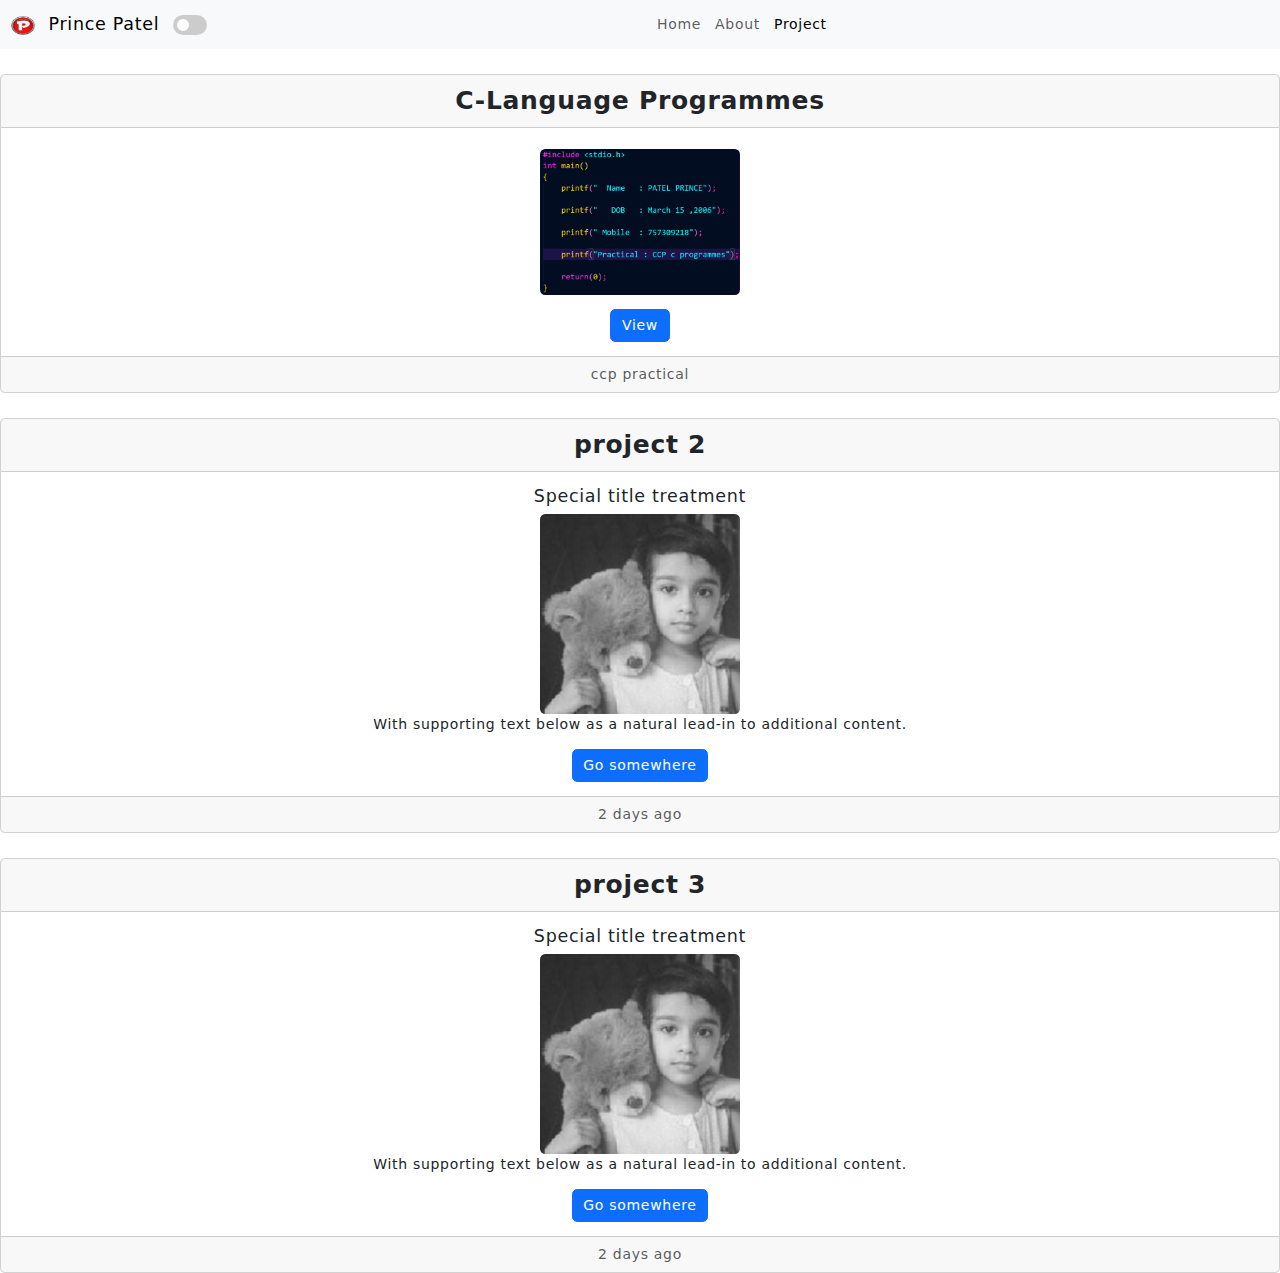
<file: Project.html>
<!DOCTYPE html>
<html lang="en">
<head>
    <meta charset="UTF-8">
    <meta name="viewport" content="width=device-width, initial-scale=1.0">
    <title>Prince Patel</title>
    <link rel="stylesheet" href="styles.css">
    <link href="https://stackpath.bootstrapcdn.com/bootstrap/5.1.3/css/bootstrap.min.css" rel="stylesheet">
    <link href="https://cdn.jsdelivr.net/npm/bootstrap@5.3.3/dist/css/bootstrap.min.css" rel="stylesheet" integrity="sha384-QWTKZyjpPEjISv5WaRU9OFeRpok6YctnYmDr5pNlyT2bRjXh0JMhjY6hW+ALEwIH" crossorigin="anonymous">
<script src="https://cdn.jsdelivr.net/npm/bootstrap@5.3.3/dist/js/bootstrap.bundle.min.js" integrity="sha384-YvpcrYf0tY3lHB60NNkmXc5s9fDVZLESaAA55NDzOxhy9GkcIdslK1eN7N6jIeHz" crossorigin="anonymous"></script>
</head>
<body>
    <nav class="navbar navbar-expand-lg navbar-light-mode">
        <div class="container-fluid">
            <a class="navbar-brand" href="index.html">
                <img src="src/p-icon.png" alt="Bootstrap" width="24" height="19">
              </a>
            <a class="navbar-brand" href="index.html">Prince Patel</a>
            <div class="d-flex ms-auto align-items-center">
                <label class="switch me-2">
                    <input type="checkbox" id="darkModeToggle">
                    <span class="slider round"></span>
                </label>
                <button class="navbar-toggler" type="button" data-bs-toggle="collapse" data-bs-target="#navbarNav" aria-controls="navbarNav" aria-expanded="false" aria-label="Toggle navigation">
                    <span class="navbar-toggler-icon"></span>
                </button>
            </div>
            <div class="collapse navbar-collapse" id="navbarNav">
                <ul class="navbar-nav ms-auto mb-2 mb-lg-0">
                    <li class="nav-item">
                        <a class="nav-link" href="index.html">Home</a>
                    </li>
                    
                    <li class="nav-item">
                        <a class="nav-link" href="about.html">About</a>
                    </li>
                    <li class="nav-item">
                        <a class="nav-link active" aria-current="page" href="Project.html">Project</a>
                    </li>
                </ul>
            </div>
        </div>
    </nav>



<div class="pjspace1">
    <div class="card text-center">
        <div class="card-header">
        <h class="pjtext">C-Language Programmes</h>  
        </div>
        <div class="card-body">
          <h5 class="card-title"></h5>
          <div class="text-center">
            <img src="src/squareimg1.png" class="rounded" alt="..." id="pjimg" style="width: 200px; height: auto;" >
          </div>
          <p class="card-text"></p>
          <a href="https://drive.google.com/drive/folders/1fewmOkwPR5GAm5eSyCJWbMiMk6f4j5l6?usp=drive_link" class="btn btn-primary">View</a>
        </div>
        <div class="card-footer text-body-secondary">
          ccp practical
        </div>
      </div>
    </div>


    <div class="pjspace1">
        <div class="card text-center">
            <div class="card-header">
              <h class="pjtext">project 2</h>
            </div>
            <div class="card-body">
              <h5 class="card-title">Special title treatment</h5>
              <div class="text-center">
                <img src="src/squareimg.png" class="rounded" alt="..." id="pjimg" style="width: 200px; height: auto;" >
              </div>
              <p class="card-text">With supporting text below as a natural lead-in to additional content.</p>
              <a href="#" class="btn btn-primary">Go somewhere</a>
            </div>
            <div class="card-footer text-body-secondary">
              2 days ago
            </div>
          </div>
        </div>


        
    <div class="pjspace1">
        <div class="card text-center">
            <div class="card-header">
              <h class="pjtext">project 3</h>
            </div>
            <div class="card-body">
              <h5 class="card-title">Special title treatment</h5>
              <div class="text-center">
                <img src="src/squareimg.png" class="rounded" alt="..." id="pjimg" style="width: 200px; height: auto;" >
              </div>
              <p class="card-text">With supporting text below as a natural lead-in to additional content.</p>
              <a href="#" class="btn btn-primary">Go somewhere</a>
            </div>
            <div class="card-footer text-body-secondary">
              2 days ago
            </div>
          </div>
        </div>


























<script src="script.js"></script>
    <script src="https://code.jquery.com/jquery-3.6.0.min.js"></script>
    <script src="https://cdn.jsdelivr.net/npm/@popperjs/core@2.10.2/dist/umd/popper.min.js"></script>
    <script src="https://stackpath.bootstrapcdn.com/bootstrap/5.1.3/js/bootstrap.min.js"></script>
    <script>
        const darkModeToggle = document.getElementById('darkModeToggle');
        darkModeToggle.addEventListener('change', () => {
            document.body.classList.toggle('dark-mode');
            document.querySelector('.navbar').classList.toggle('navbar-dark-mode');
            document.querySelector('.navbar').classList.toggle('navbar-light-mode');
        });
    </script>
</body>
</html>
</file>
<file: styles.css>
@import url('https://fonts.googleapis.com/css?family=Raleway&display=swap');
body.dark-mode {
  background-color: #252323;
  color: #f0e8e8;
}

.indexbody{

  background-color: #000000;
  color:white;
}
.navbar-light-mode {
  background-color: #f8f9fa;
}
.navbar-dark-mode {
  background-color: #333;
}
.navbar-dark-mode .nav-link,
.navbar-dark-mode .navbar-brand {
  color: #ffffff !important;
}
/* Toggle Switch */
.switch {
  position: relative;
  display: inline-block;
  width: 34px;
  height: 20px;
}
.switch input {
  opacity: 0;
  width: 0;
  height: 0;
}
.slider {
  position: absolute;
  cursor: pointer;
  top: 0;
  left: 0;
  right: 0;
  bottom: 0;
  background-color: #ccc;
  transition: .4s;
}
.slider:before {
  position: absolute;
  content: "";
  height: 12px;
  width: 12px;
  left: 4px;
  bottom: 4px;
  background-color: white;
  transition: .4s;
}
input:checked + .slider {
  background-color: #2196F3;
}
input:checked + .slider:before {
  transform: translateX(14px);
}
.slider.round {
  border-radius: 20px;
}
.slider.round:before {
  border-radius: 50%;
}
.navbar-nav {
  margin-right: auto;
}
/* Dark mode styles */
  .navbar-dark-mode .navbar-toggler {
  border-color: #ffffff; 
  background-color: #d3d2d2b0; 
} 

/* .navbar-dark-mode .navbar-toggler-icon {
  background-image: url('data:image/svg+xml;base64,....'); 
}  */


@import url('https://fonts.googleapis.com/css?family=Montserrat');

* {
  margin: 0;
  padding: 0;
  box-sizing: border-box;
}

.container {
  height: 100vh;
  display: flex;
  justify-content: center;
  align-items: center;
}
.container p {
  font-size: 3rem;
  padding: 0.5rem;
  font-weight: bold;
  letter-spacing: 0.1rem;
  text-align: center;
  overflow: hidden;
}
.container p span.typed-text {
  font-weight: normal;
  color: #00fceb;
}
.container p span.cursor {
  display: inline-block;
  background-color: #ccc;
  margin-left: 0.1rem;
  width: 3px;
  animation: blink 1s infinite;
}
.container p span.cursor.typing {
  animation: none;
}
@keyframes blink {
  0%  { background-color: #ccc; }
  49% { background-color: #ccc; }
  50% { background-color: transparent; }
  99% { background-color: transparent; }
  100%  { background-color: #ccc; }
}

.bgimg {
  position: fixed;
  top: 0;
  left: 0;
  width: 100%;
  height: 100vh; /* Full viewport height */
  background-image: url('src/bgimg2.jpg');
  background-size: cover;
  background-position: center;
  opacity: 1; /* Adjust opacity as needed */
  z-index: -2; /* Behind other content */
}

.pjspace1{
  margin-top: 25px;
}
.pjtext{
  font-weight: 800;
  font-size: 25px;
}


html {
  font-size: 14px;
} 
/*
body {

font-family: 'Montserrat', sans-serif;

}

.header2 {
  margin: 5%;
  text-align: center;
  font-size: 4rem;
  font-weight: 100;
}

.header1 {
  margin: 4%;
  text-align: center;
  font-size: 2rem;
  font-weight: 10;
  top: 0;
}

.timeline {
  display: flex;
  flex-direction: column;
  margin: 10px auto;
  position: sticky;
}
.timeline__event {
  margin-bottom: 20px;
  position: relative;
  display: flex;
  margin: 20px 0;
  border-radius: 6px;
  align-self: center;
  width: 50vw;
}
.timeline__event:nth-child(2n+1) {
  flex-direction: row-reverse;
}
.timeline__event:nth-child(2n+1) .timeline__event__date {
  border-radius: 0 6px 6px 0;
}
.timeline__event:nth-child(2n+1) .timeline__event__content {
  border-radius: 6px 0 0 6px;
}
.timeline__event:nth-child(2n+1) .timeline__event__icon:before {
  content: "";
  width: 2px;
  height: 100%;
  background: #f6a4ec;
  position: absolute;
  top: 0%;
  left: 50%;
  right: auto;
  z-index: -1;
  transform: translateX(-50%);
  -webkit-animation: fillTop 2s forwards 4s ease-in-out;
          animation: fillTop 2s forwards 4s ease-in-out;
}
.timeline__event:nth-child(2n+1) .timeline__event__icon:after {
  content: "";
  width: 100%;
  height: 2px;
  background: #f6a4ec;
  position: absolute;
  right: 0;
  z-index: -1;
  top: 50%;
  left: auto;
  transform: translateY(-50%);
  -webkit-animation: fillLeft 2s forwards 4s ease-in-out;
          animation: fillLeft 2s forwards 4s ease-in-out;
}
.timeline__event__title {
  font-size: 1.2rem;
  line-height: 1.4;
  text-transform: uppercase;
  font-weight: 600;
  color: #9251ac;
  letter-spacing: 1.5px;
}
.timeline__event__content {
  padding: 20px;
  box-shadow: 0 30px 60px -12px rgba(50, 50, 93, 0.25), 0 18px 36px -18px rgba(0, 0, 0, 0.3), 0 -12px 36px -8px rgba(0, 0, 0, 0.025);
  background: #fff;
  width: calc(40vw - 84px);
  border-radius: 0 6px 6px 0;
}
.timeline__event__date {
  color: #f6a4ec;
  font-size: 1.5rem;
  font-weight: 600;
  background: #9251ac;
  display: flex;
  align-items: center;
  justify-content: center;
  white-space: nowrap;
  padding: 0 20px;
  border-radius: 6px 0 0 6px;
}
.timeline__event__icon {
  display: flex;
  align-items: center;
  justify-content: center;
  color: #9251ac;
  padding: 20px;
  align-self: center;
  margin: 0 20px;
  background: #f6a4ec;
  border-radius: 100%;
  width: 40px;
  box-shadow: 0 30px 60px -12px rgba(50, 50, 93, 0.25), 0 18px 36px -18px rgba(0, 0, 0, 0.3), 0 -12px 36px -8px rgba(0, 0, 0, 0.025);
  padding: 40px;
  height: 40px;
  position: relative;
}
.timeline__event__icon i {
  font-size: 32px;
}
.timeline__event__icon:before {
  content: "";
  width: 2px;
  height: 100%;
  background: #f6a4ec;
  position: absolute;
  top: 0%;
  z-index: -1;
  left: 50%;
  transform: translateX(-50%);
  -webkit-animation: fillTop 2s forwards 4s ease-in-out;
          animation: fillTop 2s forwards 4s ease-in-out;
}
.timeline__event__icon:after {
  content: "";
  width: 100%;
  height: 2px;
  background: #f6a4ec;
  position: absolute;
  left: 0%;
  z-index: -1;
  top: 50%;
  transform: translateY(-50%);
  -webkit-animation: fillLeftOdd 2s forwards 4s ease-in-out;
          animation: fillLeftOdd 2s forwards 4s ease-in-out;
}
.timeline__event__description {
  flex-basis: 100%;
  color: #000000;
}
.timeline__event--type2:after {
  background: #555ac0;
}
.timeline__event--type2 .timeline__event__date {
  color: #87bbfe;
  background: #555ac0;
}
.timeline__event--type2:nth-child(2n+1) .timeline__event__icon:before, .timeline__event--type2:nth-child(2n+1) .timeline__event__icon:after {
  background: #87bbfe;
}
.timeline__event--type2 .timeline__event__icon {
  background: #87bbfe;
  color: #555ac0;
}
.timeline__event--type2 .timeline__event__icon:before, .timeline__event--type2 .timeline__event__icon:after {
  background: #87bbfe;
}
.timeline__event--type2 .timeline__event__title {
  color: #555ac0;
}
.timeline__event--type3:after {
  background: #24b47e;
}
.timeline__event--type3 .timeline__event__date {
  color: #aff1b6;
  background-color: #24b47e;
}
.timeline__event--type3:nth-child(2n+1) .timeline__event__icon:before, .timeline__event--type3:nth-child(2n+1) .timeline__event__icon:after {
  background: #aff1b6;
}
.timeline__event--type3 .timeline__event__icon {
  background: #aff1b6;
  color: #24b47e;
}
.timeline__event--type3 .timeline__event__icon:before, .timeline__event--type3 .timeline__event__icon:after {
  background: #aff1b6;
}
.timeline__event--type3 .timeline__event__title {
  color: #24b47e;
}
.timeline__event:last-child .timeline__event__icon:before {
  content: none;
}

@media (max-width: 786px) {
  .timeline__event {
    flex-direction: column;
    align-self: center;
  }
  .timeline__event__content {
    width: 100%;
  }
  .timeline__event__icon {
    border-radius: 6px 6px 0 0;
    width: 100%;
    margin: 0;
    box-shadow: none;
  }
  .timeline__event__icon:before, .timeline__event__icon:after {
    display: none;
  }
  .timeline__event__date {
    border-radius: 0;
    padding: 20px;
  }
  .timeline__event:nth-child(2n+1) {
    flex-direction: column;
    align-self: center;
  }
  .timeline__event:nth-child(2n+1) .timeline__event__date {
    border-radius: 0;
    padding: 20px;
  }
  .timeline__event:nth-child(2n+1) .timeline__event__icon {
    border-radius: 6px 6px 0 0;
    margin: 0;
  }
}
@-webkit-keyframes fillLeft {
  100% {
    right: 100%;
  }
}
@keyframes fillLeft {
  100% {
    right: 100%;
  }
}
@-webkit-keyframes fillTop {
  100% {
    top: 100%;
  }
}
@keyframes fillTop {
  100% {
    top: 100%;
  }
}
@-webkit-keyframes fillLeftOdd {
  100% {
    left: 100%;
  }
}
@keyframes fillLeftOdd {
  100% {
    left: 100%;
  }
}*/



/* Fonts */
body {
  font-family: 'Open Sans', 'Helvetica Neue', Helvetica, ArialBlack, sans-serif;
  font-size: 1em;
  font-weight: 300;
  line-height: 1.5;
  letter-spacing: 0.05em;
}

/* Layout */
* {
  -webkit-box-sizing: border-box;
  -moz-box-sizing: border-box;
  box-sizing: border-box;
}

/* Styling */
.timeline {
  margin: 4em auto;
  position: relative;
  max-width: 90em;
}

.timeline:before {
  background-color: rgb(0, 0, 0);
  content: ' ';
  margin-left: -1px;
  position: absolute;
  top: 0;
  left: 4em;
  width: 3px;
  height: 74%;
}

.timeline-event {
  position: relative;
}
/* change color box */
.timeline-event:hover .timeline-event-icon {
  -webkit-transform: rotate(-45deg);
  -moz-transform: rotate(-45deg);
  -ms-transform: rotate(-45deg);
  -o-transform: rotate(-45deg);
  transform: rotate(-45deg);
  background-color: rgb(0, 238, 255);  /*ahiyathi*/
}

/* change color of patti */

.timeline-event:hover .timeline-event-thumbnail {
  -webkit-box-shadow: inset 40em 0 0 0 rgb(0, 204, 255);/*ahiyathi*/
  -moz-box-shadow: inset 40em 0 0 0 rgb(0, 204, 255); /*ahiyathi*/
  box-shadow: inset 40em 0 0 0 rgb(0, 204, 255); /*ahiyathi*/
}

.timeline-event-copy {
  padding: 2em;
  position: relative;
  top: -1.875em;
  left: 4em;
  width: 80%;
}

.timeline-event-copy h3 {
  font-size: 2.5em;
}

.timeline-event-copy h4 {
  font-size: 1.3em;
  font-weight: 800;
  margin-bottom: 1.2em;
}

.timeline-event-copy strong {
  font-size: 1.3em;
  font-weight: 800;
}

.timeline-event-copy p:not(.timeline-event-thumbnail) {
  padding-bottom: 1.2em;
}

.timeline-event-icon {
  -webkit-transition: -webkit-transform 0.2s ease-in;
  -moz-transition: -moz-transform 0.2s ease-in;
  -ms-transition: -ms-transform 0.2s ease-in;
  -o-transition: -o-transform 0.2s ease-in;
  transition: transform 0.2s ease-in;
  -webkit-transform: rotate(45deg);
  -moz-transform: rotate(45deg);
  -ms-transform: rotate(45deg);
  -o-transform: rotate(45deg);
  transform: rotate(45deg);
  background-color: rgb(255, 253, 253);
  outline: 5px solid rgb(0, 0, 0);
  display: block;
  margin: 0.5em 0.5em 0.5em -0.5em;
  position: absolute;
  top: 0;
  left: 2em;
  width: 1em;
  height: 1em;
}

.timeline-event-thumbnail {
  -webkit-transition: -webkit-box-shadow 0.5s ease-in 0.1s;
  -moz-transition: -moz-box-shadow 0.5s ease-in 0.1s;
  -ms-transition: -ms-box-shadow 0.5s ease-in 0.1s;
  -o-transition: -o-box-shadow 0.5s ease-in 0.1s;
  transition: box-shadow 0.5s ease-in 0.1s;
  color: rgb(255, 255, 255);
  font-size: 1.75em;
   background-color: rgb(0, 0, 0);
  -webkit-box-shadow: inset 0 0 0 0em #00ffff;
  -moz-box-shadow: inset 0 0 0 0em #00ffff;
  box-shadow: inset 0 0 0 0em #00ffff;
  display: inline-block;
  margin-bottom: 1.2em;
  padding: 0.25em 1em 0.2em 1em;
}











.social-container {
  /* width: 400px; */
  /* margin: 40vh auto; */
  text-align: center;
  margin-top: 20vh;
  margin-left: 20vh;
  margin-right: 20vh;
    transform: translateY(-90%);
}

.social-icons {
  padding: 0;
  list-style: none;
  margin: 1em;
}

.social-icons li {
  display: inline-block;
  margin: 0.15em;
  position: relative;
  font-size: 1.2em;
}

.social-icons i {
  color: #000000;
  position: absolute;
  top: 14px;
  left: 21.8px;
  transition: all 265ms ease-out;
}

.social-icons a {
  display: inline-block;
}

.social-icons a:before {
  content: " ";
  width: 60px;
  height: 60px;
  border-radius: 100%;
  display: block;
  background: linear-gradient(45deg, #00B5F5, #002A8F);
  transition: all 265ms ease-out;
  transform: scale(1);
  -ms-transform: scale(1);
  -webkit-transform: scale(1);
}

.social-icons a:hover:before {
  transform: scale(0);
  transition: all 265ms ease-in;
}

.social-icons a:hover i {
  transform: scale(2.2);
  color: #00B5F5;
  top:10px;
  background: -webkit-linear-gradient(45deg, #00B5F5, #002A8F);
  -webkit-background-clip: text;
  -webkit-text-fill-color: transparent;
  transition: all 265ms ease-in;
}

/* body {
  background-color: rgba(0, 181, 245, 0.05);
} */
</file>
